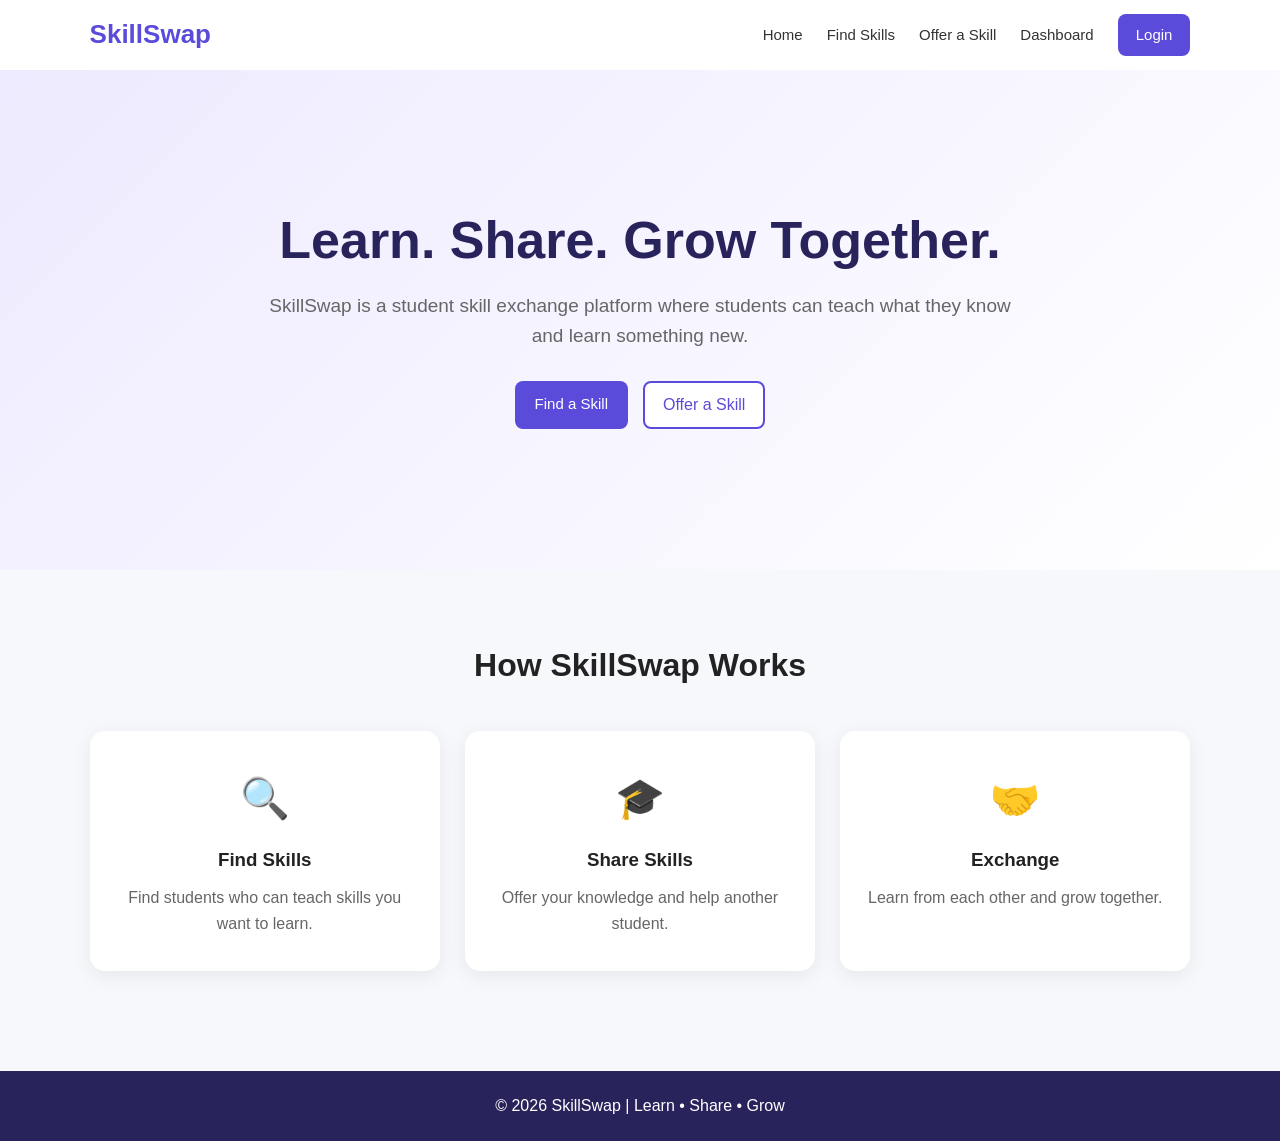
<file: index.html>
<!DOCTYPE html>
<html lang="en">

<head>

    <meta charset="UTF-8">

    <meta
        name="viewport"
        content="width=device-width, initial-scale=1.0"
    >

    <title>SkillSwap</title>

    <link
        rel="stylesheet"
        href="style.css"
    >

</head>


<body>


    <!-- NAVBAR -->

    <nav class="navbar">

        <div class="logo">
            SkillSwap
        </div>


        <div class="nav-links">

            <a href="index.html">
                Home
            </a>

            <a href="skills.html">
                Find Skills
            </a>

            <a href="offer.html">
                Offer a Skill
            </a>

            <a href="dashboard.html">
                Dashboard
            </a>

            <a
                href="login.html"
                class="login-btn"
            >
                Login
            </a>

        </div>

    </nav>



    <!-- HERO -->

    <section class="hero">

        <div class="hero-content">

            <h1>
                Learn. Share. Grow Together.
            </h1>

            <p>
                SkillSwap is a student skill exchange
                platform where students can teach
                what they know and learn something new.
            </p>


            <div class="hero-buttons">

                <a
                    href="skills.html"
                    class="primary-btn"
                >
                    Find a Skill
                </a>


                <a
                    href="offer.html"
                    class="secondary-btn"
                >
                    Offer a Skill
                </a>

            </div>

        </div>

    </section>



    <!-- FEATURES -->

    <section class="features">

        <h2>
            How SkillSwap Works
        </h2>


        <div class="feature-container">


            <div class="feature-card">

                <div class="feature-icon">
                    🔍
                </div>

                <h3>
                    Find Skills
                </h3>

                <p>
                    Find students who can teach
                    skills you want to learn.
                </p>

            </div>



            <div class="feature-card">

                <div class="feature-icon">
                    🎓
                </div>

                <h3>
                    Share Skills
                </h3>

                <p>
                    Offer your knowledge and
                    help another student.
                </p>

            </div>



            <div class="feature-card">

                <div class="feature-icon">
                    🤝
                </div>

                <h3>
                    Exchange
                </h3>

                <p>
                    Learn from each other and
                    grow together.
                </p>

            </div>


        </div>

    </section>



    <!-- FOOTER -->

    <footer>

        <p>
            © 2026 SkillSwap | Learn • Share • Grow
        </p>

    </footer>


    <script src="script.js"></script>

</body>

</html>
</file>
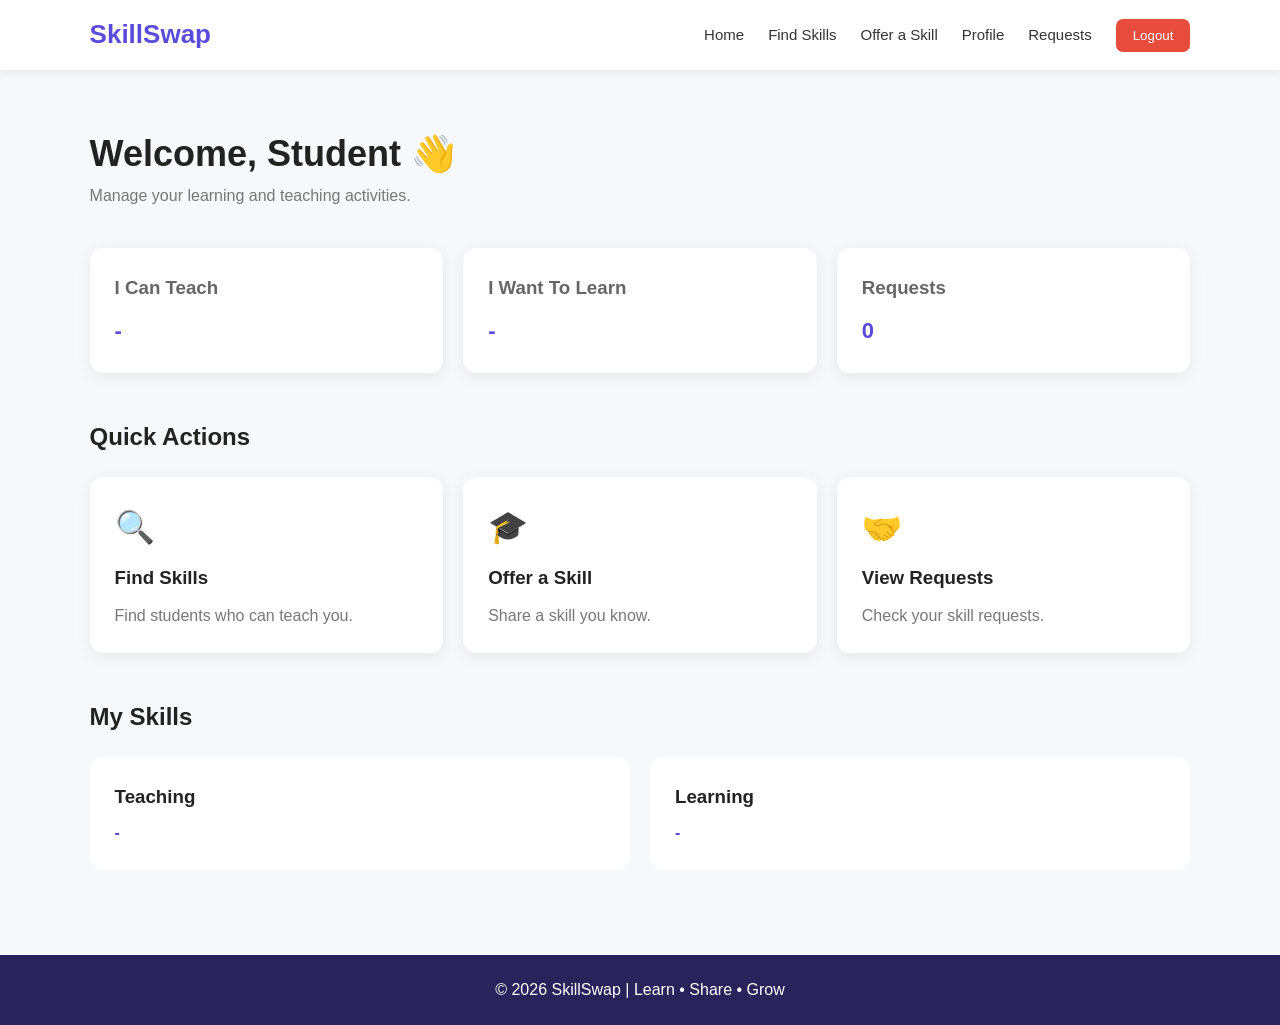
<file: dashboard.html>
<!DOCTYPE html>
<html lang="en">

<head>

    <meta charset="UTF-8">

    <meta
        name="viewport"
        content="width=device-width, initial-scale=1.0"
    >

    <title>Dashboard - SkillSwap</title>

    <link
        rel="stylesheet"
        href="style.css"
    >

</head>


<body>


    <nav class="navbar">

        <div class="logo">
            SkillSwap
        </div>


        <div class="nav-links">

            <a href="index.html">
                Home
            </a>

            <a href="skills.html">
                Find Skills
            </a>

            <a href="offer.html">
                Offer a Skill
            </a>

            <a href="profile.html">
                Profile
            </a>

            <a href="requests.html">
                Requests
            </a>

            <button
                onclick="logout()"
                class="logout-btn"
            >
                Logout
            </button>

        </div>

    </nav>



    <section class="dashboard">

        <h1>
            Welcome,
            <span id="dashboardName">
                Student
            </span>
            👋
        </h1>


        <p>
            Manage your learning and teaching activities.
        </p>



        <!-- SUMMARY -->

        <div class="dashboard-summary">


            <div class="summary-card">

                <h3>
                    I Can Teach
                </h3>

                <p id="dashboardTeachSkill">
                    -
                </p>

            </div>



            <div class="summary-card">

                <h3>
                    I Want To Learn
                </h3>

                <p id="dashboardLearnSkill">
                    -
                </p>

            </div>



            <div class="summary-card">

                <h3>
                    Requests
                </h3>

                <p id="dashboardRequests">
                    0
                </p>

            </div>


        </div>



        <!-- QUICK ACTIONS -->

        <h2 class="section-title">
            Quick Actions
        </h2>


        <div class="quick-actions">


            <a
                href="skills.html"
                class="action-card"
            >

                <span>
                    🔍
                </span>

                <h3>
                    Find Skills
                </h3>

                <p>
                    Find students who can teach you.
                </p>

            </a>



            <a
                href="offer.html"
                class="action-card"
            >

                <span>
                    🎓
                </span>

                <h3>
                    Offer a Skill
                </h3>

                <p>
                    Share a skill you know.
                </p>

            </a>



            <a
                href="requests.html"
                class="action-card"
            >

                <span>
                    🤝
                </span>

                <h3>
                    View Requests
                </h3>

                <p>
                    Check your skill requests.
                </p>

            </a>


        </div>



        <!-- MY SKILLS -->

        <h2 class="section-title">
            My Skills
        </h2>


        <div class="my-skills">


            <div class="skill-info">

                <h3>
                    Teaching
                </h3>

                <p id="myTeachSkill">
                    -
                </p>

            </div>



            <div class="skill-info">

                <h3>
                    Learning
                </h3>

                <p id="myLearnSkill">
                    -
                </p>

            </div>


        </div>

    </section>



    <footer>

        <p>
            © 2026 SkillSwap | Learn • Share • Grow
        </p>

    </footer>


    <script src="script.js"></script>

</body>

</html>
</file>
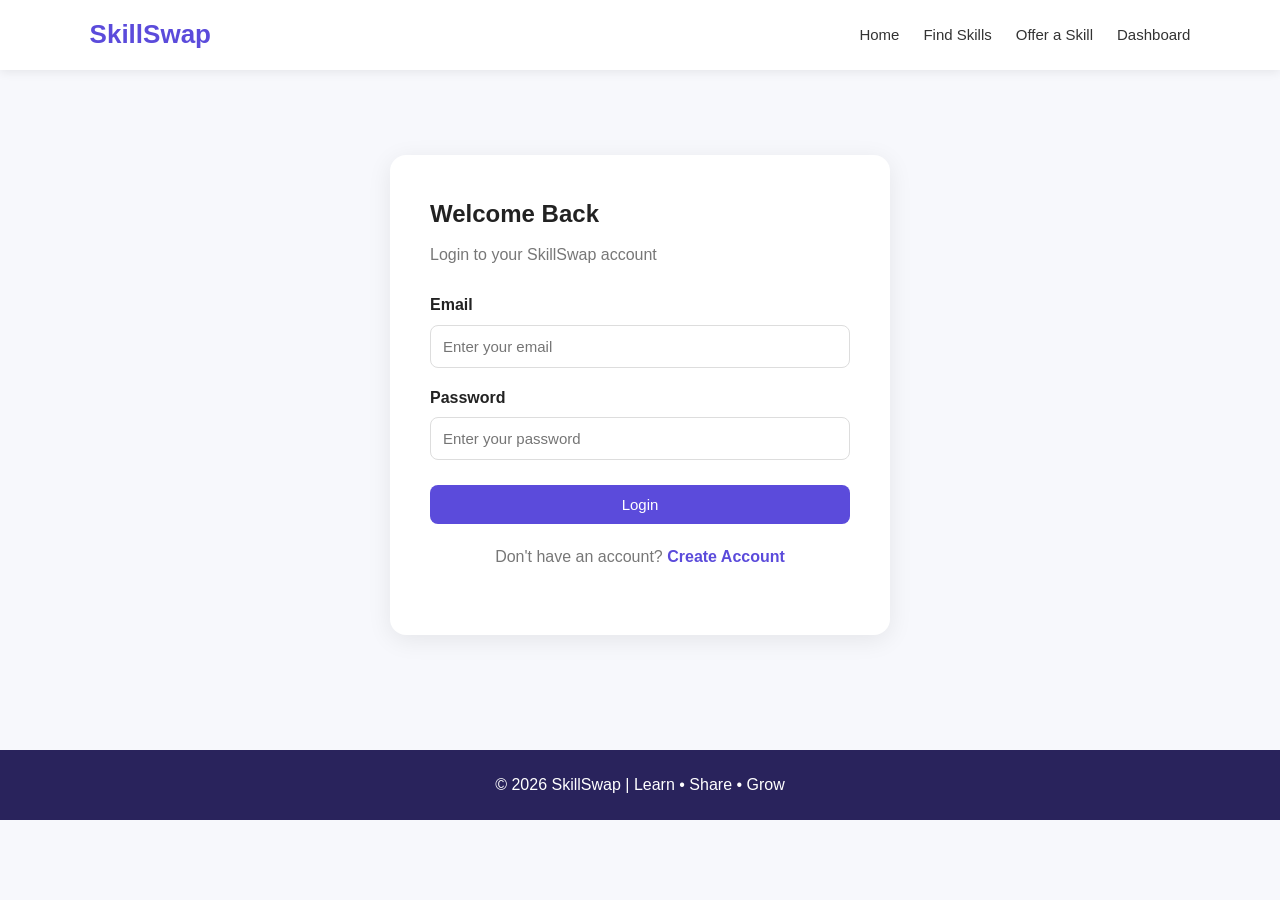
<file: login.html>
<!DOCTYPE html>
<html lang="en">

<head>

    <meta charset="UTF-8">

    <meta
        name="viewport"
        content="width=device-width, initial-scale=1.0"
    >

    <title>Login - SkillSwap</title>

    <link
        rel="stylesheet"
        href="style.css"
    >

</head>


<body>


    <nav class="navbar">

        <div class="logo">
            SkillSwap
        </div>


        <div class="nav-links">

            <a href="index.html">
                Home
            </a>

            <a href="skills.html">
                Find Skills
            </a>

            <a href="offer.html">
                Offer a Skill
            </a>

            <a href="dashboard.html">
                Dashboard
            </a>

        </div>

    </nav>



    <section class="form-section">

        <div class="form-card">

            <h1>
                Welcome Back
            </h1>

            <p>
                Login to your SkillSwap account
            </p>


            <form id="loginForm">


                <label for="email">
                    Email
                </label>

                <input
                    type="email"
                    id="email"
                    placeholder="Enter your email"
                    required
                >


                <label for="password">
                    Password
                </label>

                <input
                    type="password"
                    id="password"
                    placeholder="Enter your password"
                    required
                >


                <button
                    type="submit"
                    class="primary-btn"
                >
                    Login
                </button>


            </form>


            <p class="form-link">

                Don't have an account?

                <a href="signup.html">
                    Create Account
                </a>

            </p>

        </div>

    </section>



    <footer>

        <p>
            © 2026 SkillSwap | Learn • Share • Grow
        </p>

    </footer>


    <script src="script.js"></script>

</body>

</html>
</file>
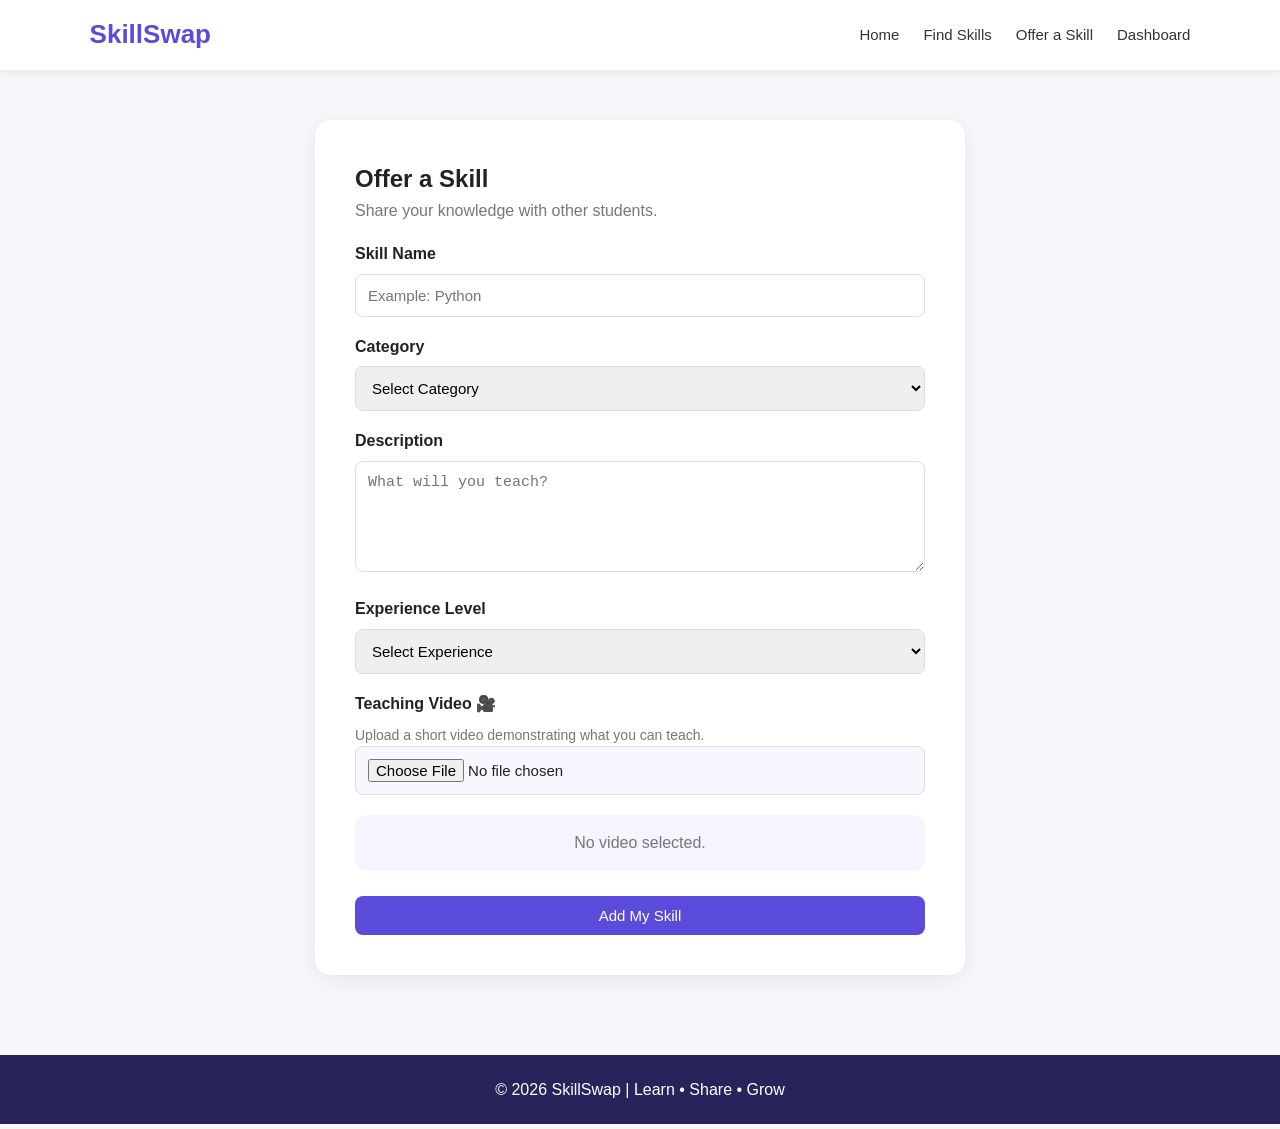
<file: offer.html>
<!DOCTYPE html>
<html lang="en">

<head>

    <meta charset="UTF-8">

    <meta
        name="viewport"
        content="width=device-width, initial-scale=1.0"
    >

    <title>Offer a Skill - SkillSwap</title>

    <link
        rel="stylesheet"
        href="style.css"
    >

</head>


<body>


    <nav class="navbar">

        <div class="logo">
            SkillSwap
        </div>


        <div class="nav-links">

            <a href="index.html">
                Home
            </a>

            <a href="skills.html">
                Find Skills
            </a>

            <a href="offer.html">
                Offer a Skill
            </a>

            <a href="dashboard.html">
                Dashboard
            </a>

        </div>

    </nav>



    <section class="offer-section">

        <div class="offer-card">

            <h1>
                Offer a Skill
            </h1>

            <p class="offer-subtitle">
                Share your knowledge with other students.
            </p>


            <form id="offerForm">


                <label for="offeredSkill">
                    Skill Name
                </label>

                <input
                    type="text"
                    id="offeredSkill"
                    placeholder="Example: Python"
                    required
                >


                <label for="skillCategory">
                    Category
                </label>

                <select
                    id="skillCategory"
                    required
                >

                    <option value="">
                        Select Category
                    </option>

                    <option value="Programming">
                        Programming
                    </option>

                    <option value="Web Development">
                        Web Development
                    </option>

                    <option value="Design">
                        Design
                    </option>

                    <option value="Photography">
                        Photography
                    </option>

                    <option value="Communication">
                        Communication
                    </option>

                    <option value="Other">
                        Other
                    </option>

                </select>


                <label for="skillDescription">
                    Description
                </label>

                <textarea
                    id="skillDescription"
                    rows="5"
                    placeholder="What will you teach?"
                    required
                ></textarea>


                <label for="experienceLevel">
                    Experience Level
                </label>

                <select
                    id="experienceLevel"
                    required
                >

                    <option value="">
                        Select Experience
                    </option>

                    <option value="Beginner">
                        Beginner
                    </option>

                    <option value="Intermediate">
                        Intermediate
                    </option>

                    <option value="Advanced">
                        Advanced
                    </option>

                </select>


                <!-- VIDEO -->

                <label for="teachingVideo">
                    Teaching Video 🎥
                </label>

                <p class="upload-info">
                    Upload a short video demonstrating
                    what you can teach.
                </p>


                <input
                    type="file"
                    id="teachingVideo"
                    accept="video/*"
                >


                <div
                    id="videoPreview"
                    class="video-preview"
                >

                    <p>
                        No video selected.
                    </p>

                </div>


                <button
                    type="submit"
                    class="primary-btn"
                >
                    Add My Skill
                </button>


            </form>

        </div>

    </section>



    <footer>

        <p>
            © 2026 SkillSwap | Learn • Share • Grow
        </p>

    </footer>


    <script src="script.js"></script>

</body>

</html>
</file>
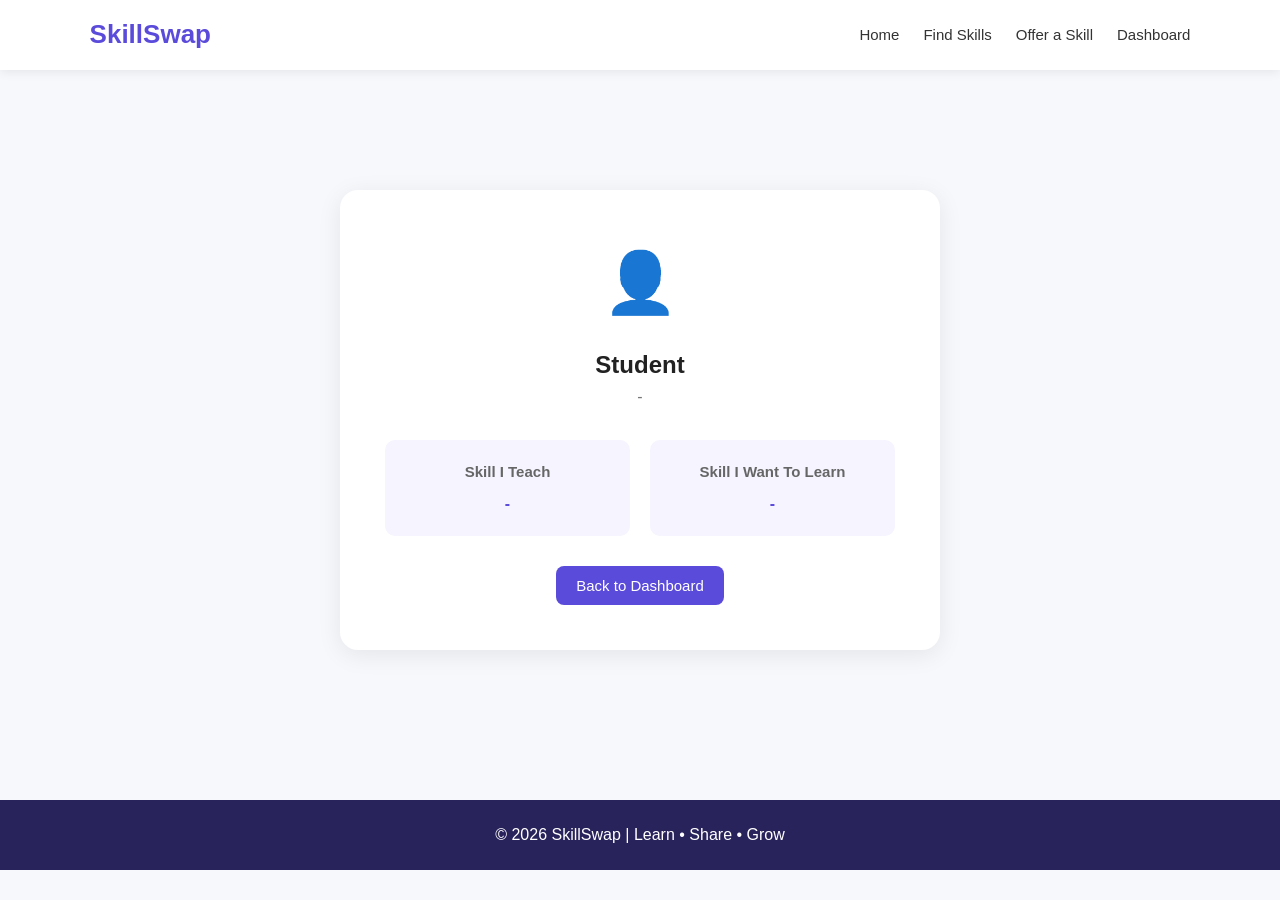
<file: profile.html>
<!DOCTYPE html>
<html lang="en">

<head>

    <meta charset="UTF-8">

    <meta
        name="viewport"
        content="width=device-width, initial-scale=1.0"
    >

    <title>Profile - SkillSwap</title>

    <link
        rel="stylesheet"
        href="style.css"
    >

</head>


<body>


    <nav class="navbar">

        <div class="logo">
            SkillSwap
        </div>


        <div class="nav-links">

            <a href="index.html">
                Home
            </a>

            <a href="skills.html">
                Find Skills
            </a>

            <a href="offer.html">
                Offer a Skill
            </a>

            <a href="dashboard.html">
                Dashboard
            </a>

        </div>

    </nav>



    <section class="profile-section">

        <div class="profile-card">

            <div class="profile-avatar">
                👤
            </div>


            <h1 id="profileName">
                Student
            </h1>


            <p id="profileEmail">
                -
            </p>


            <div class="profile-details">


                <div>

                    <h3>
                        Skill I Teach
                    </h3>

                    <p id="teachSkillDisplay">
                        -
                    </p>

                </div>



                <div>

                    <h3>
                        Skill I Want To Learn
                    </h3>

                    <p id="learnSkillDisplay">
                        -
                    </p>

                </div>


            </div>


            <button
                onclick="goToDashboard()"
                class="primary-btn"
            >
                Back to Dashboard
            </button>

        </div>

    </section>



    <footer>

        <p>
            © 2026 SkillSwap | Learn • Share • Grow
        </p>

    </footer>


    <script src="script.js"></script>

</body>

</html>
</file>
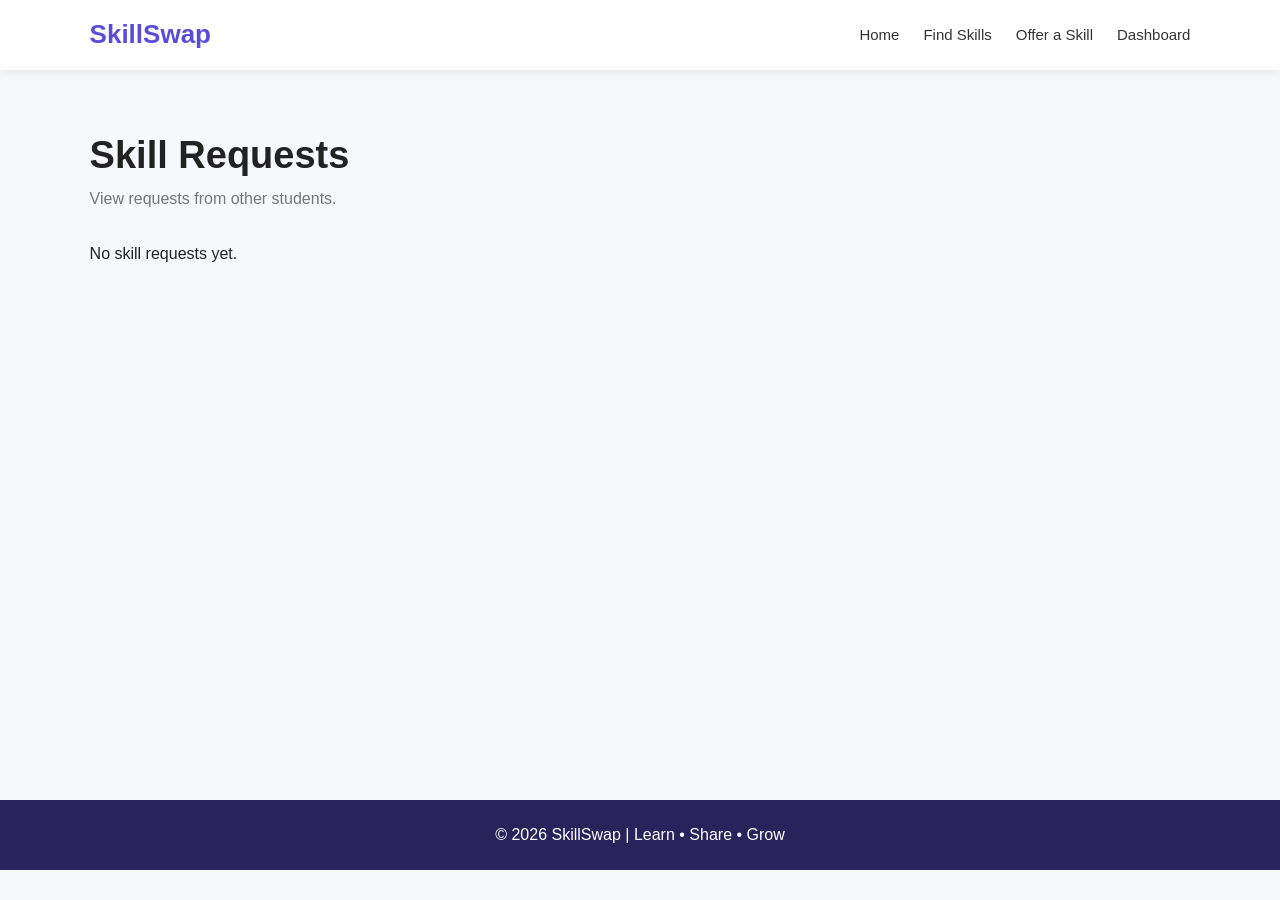
<file: requests.html>
<!DOCTYPE html>
<html lang="en">

<head>

    <meta charset="UTF-8">

    <meta
        name="viewport"
        content="width=device-width, initial-scale=1.0"
    >

    <title>Requests - SkillSwap</title>

    <link
        rel="stylesheet"
        href="style.css"
    >

</head>


<body>


    <nav class="navbar">

        <div class="logo">
            SkillSwap
        </div>


        <div class="nav-links">

            <a href="index.html">
                Home
            </a>

            <a href="skills.html">
                Find Skills
            </a>

            <a href="offer.html">
                Offer a Skill
            </a>

            <a href="dashboard.html">
                Dashboard
            </a>

        </div>

    </nav>



    <section class="requests-section">

        <h1>
            Skill Requests
        </h1>

        <p>
            View requests from other students.
        </p>


        <div
            id="requestsContainer"
            class="requests-container"
        ></div>

    </section>



    <footer>

        <p>
            © 2026 SkillSwap | Learn • Share • Grow
        </p>

    </footer>


    <script src="script.js"></script>

</body>

</html>
</file>
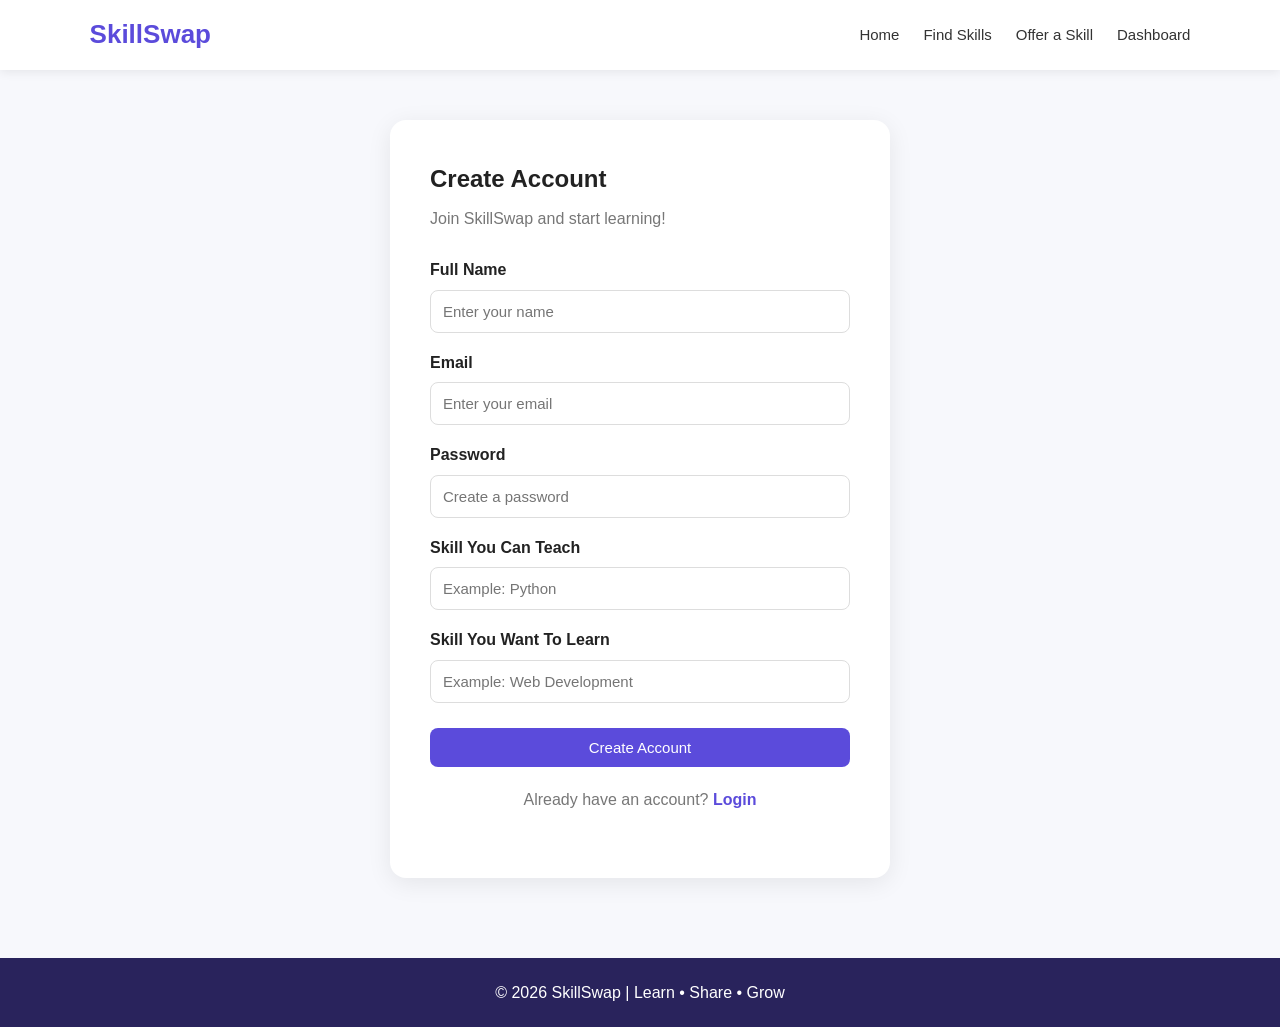
<file: signup.html>
<!DOCTYPE html>
<html lang="en">

<head>

    <meta charset="UTF-8">

    <meta
        name="viewport"
        content="width=device-width, initial-scale=1.0"
    >

    <title>Sign Up - SkillSwap</title>

    <link
        rel="stylesheet"
        href="style.css"
    >

</head>


<body>


    <!-- NAVBAR -->

    <nav class="navbar">

        <div class="logo">
            SkillSwap
        </div>


        <div class="nav-links">

            <a href="index.html">
                Home
            </a>

            <a href="skills.html">
                Find Skills
            </a>

            <a href="offer.html">
                Offer a Skill
            </a>

            <a href="dashboard.html">
                Dashboard
            </a>

        </div>

    </nav>



    <!-- SIGNUP -->

    <section class="form-section">

        <div class="form-card">

            <h1>
                Create Account
            </h1>

            <p>
                Join SkillSwap and start learning!
            </p>


            <form id="signupForm">


                <label for="name">
                    Full Name
                </label>

                <input
                    type="text"
                    id="name"
                    placeholder="Enter your name"
                    required
                >


                <label for="signupEmail">
                    Email
                </label>

                <input
                    type="email"
                    id="signupEmail"
                    placeholder="Enter your email"
                    required
                >


                <label for="signupPassword">
                    Password
                </label>

                <input
                    type="password"
                    id="signupPassword"
                    placeholder="Create a password"
                    required
                >


                <label for="teachSkill">
                    Skill You Can Teach
                </label>

                <input
                    type="text"
                    id="teachSkill"
                    placeholder="Example: Python"
                    required
                >


                <label for="learnSkill">
                    Skill You Want To Learn
                </label>

                <input
                    type="text"
                    id="learnSkill"
                    placeholder="Example: Web Development"
                    required
                >


                <button
                    type="submit"
                    class="primary-btn"
                >
                    Create Account
                </button>


            </form>


            <p class="form-link">

                Already have an account?

                <a href="login.html">
                    Login
                </a>

            </p>

        </div>

    </section>



    <footer>

        <p>
            © 2026 SkillSwap | Learn • Share • Grow
        </p>

    </footer>


    <script src="script.js"></script>

</body>

</html>
</file>
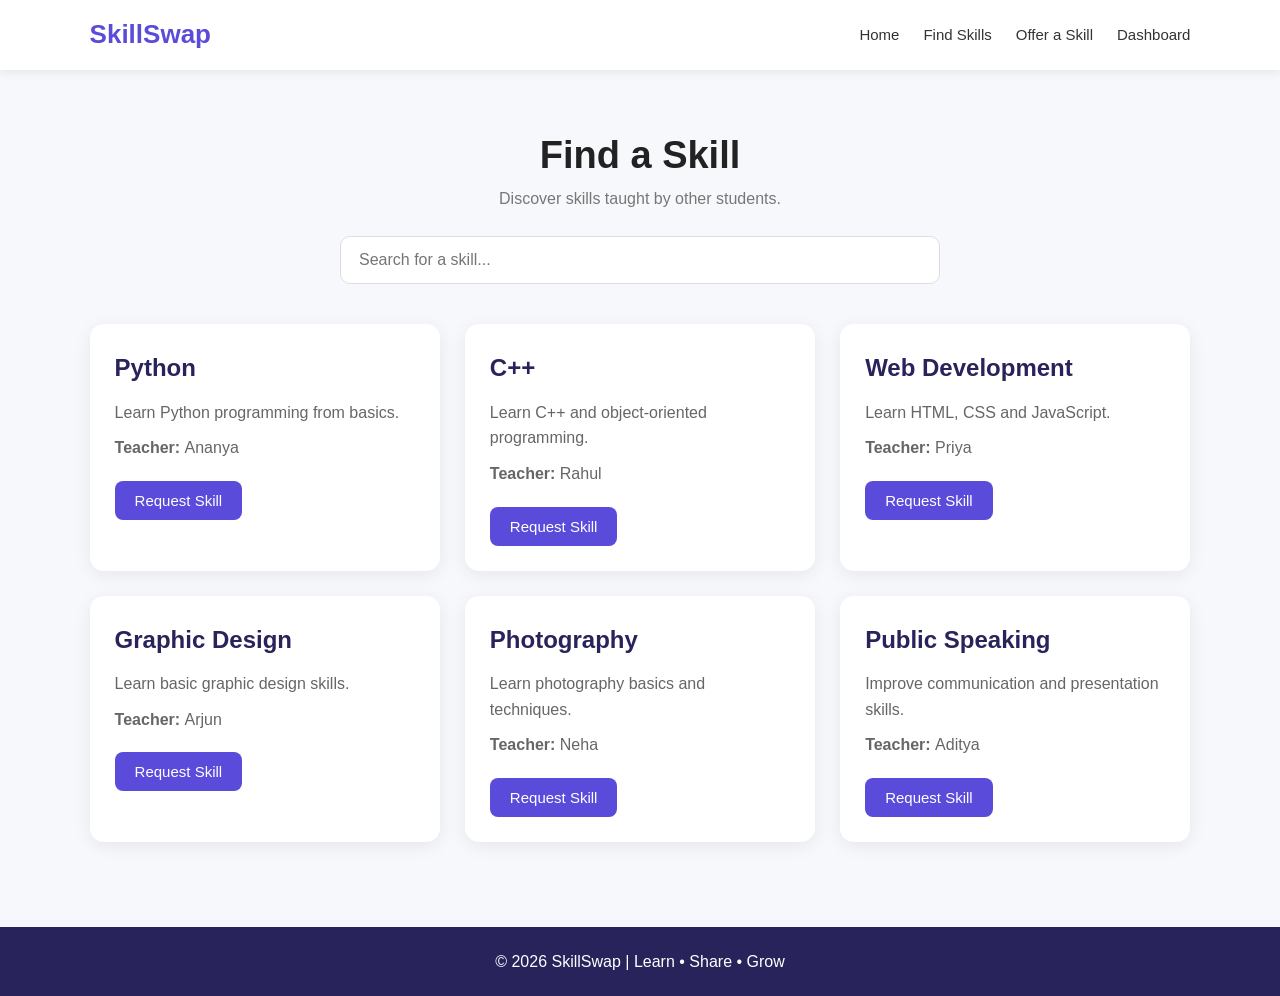
<file: skills.html>
<!DOCTYPE html>
<html lang="en">

<head>

    <meta charset="UTF-8">

    <meta
        name="viewport"
        content="width=device-width, initial-scale=1.0"
    >

    <title>Find Skills - SkillSwap</title>

    <link
        rel="stylesheet"
        href="style.css"
    >

</head>


<body>


    <nav class="navbar">

        <div class="logo">
            SkillSwap
        </div>


        <div class="nav-links">

            <a href="index.html">
                Home
            </a>

            <a href="skills.html">
                Find Skills
            </a>

            <a href="offer.html">
                Offer a Skill
            </a>

            <a href="dashboard.html">
                Dashboard
            </a>

        </div>

    </nav>



    <section class="skills-section">

        <h1>
            Find a Skill
        </h1>

        <p>
            Discover skills taught by other students.
        </p>


        <input
            type="text"
            id="skillSearch"
            class="skill-search"
            placeholder="Search for a skill..."
            onkeyup="searchSkills()"
        >


        <div
            class="skills-container"
            id="skillsContainer"
        >


            <!-- PYTHON -->

            <div
                class="skill-card"
                data-skill="Python"
            >

                <h2>
                    Python
                </h2>

                <p>
                    Learn Python programming from basics.
                </p>

                <p>
                    <strong>
                        Teacher:
                    </strong>
                    Ananya
                </p>

                <button
                    class="primary-btn"
                    onclick="requestSkill('Python','Ananya')"
                >
                    Request Skill
                </button>

            </div>



            <!-- C++ -->

            <div
                class="skill-card"
                data-skill="C++"
            >

                <h2>
                    C++
                </h2>

                <p>
                    Learn C++ and object-oriented programming.
                </p>

                <p>
                    <strong>
                        Teacher:
                    </strong>
                    Rahul
                </p>

                <button
                    class="primary-btn"
                    onclick="requestSkill('C++','Rahul')"
                >
                    Request Skill
                </button>

            </div>



            <!-- WEB DEVELOPMENT -->

            <div
                class="skill-card"
                data-skill="Web Development"
            >

                <h2>
                    Web Development
                </h2>

                <p>
                    Learn HTML, CSS and JavaScript.
                </p>

                <p>
                    <strong>
                        Teacher:
                    </strong>
                    Priya
                </p>

                <button
                    class="primary-btn"
                    onclick="requestSkill('Web Development','Priya')"
                >
                    Request Skill
                </button>

            </div>



            <!-- DESIGN -->

            <div
                class="skill-card"
                data-skill="Graphic Design"
            >

                <h2>
                    Graphic Design
                </h2>

                <p>
                    Learn basic graphic design skills.
                </p>

                <p>
                    <strong>
                        Teacher:
                    </strong>
                    Arjun
                </p>

                <button
                    class="primary-btn"
                    onclick="requestSkill('Graphic Design','Arjun')"
                >
                    Request Skill
                </button>

            </div>



            <!-- PHOTOGRAPHY -->

            <div
                class="skill-card"
                data-skill="Photography"
            >

                <h2>
                    Photography
                </h2>

                <p>
                    Learn photography basics and techniques.
                </p>

                <p>
                    <strong>
                        Teacher:
                    </strong>
                    Neha
                </p>

                <button
                    class="primary-btn"
                    onclick="requestSkill('Photography','Neha')"
                >
                    Request Skill
                </button>

            </div>



            <!-- PUBLIC SPEAKING -->

            <div
                class="skill-card"
                data-skill="Public Speaking"
            >

                <h2>
                    Public Speaking
                </h2>

                <p>
                    Improve communication and presentation skills.
                </p>

                <p>
                    <strong>
                        Teacher:
                    </strong>
                    Aditya
                </p>

                <button
                    class="primary-btn"
                    onclick="requestSkill('Public Speaking','Aditya')"
                >
                    Request Skill
                </button>

            </div>


        </div>

    </section>



    <footer>

        <p>
            © 2026 SkillSwap | Learn • Share • Grow
        </p>

    </footer>


    <script src="script.js"></script>

</body>

</html>
</file>
<file: style.css>
/* =====================================================
   RESET
===================================================== */

* {
    margin: 0;
    padding: 0;
    box-sizing: border-box;
}


body {
    font-family: Arial, Helvetica, sans-serif;
    background: #f7f8fc;
    color: #222;
    line-height: 1.6;
}


a {
    text-decoration: none;
    color: inherit;
}


/* =====================================================
   NAVBAR
===================================================== */

.navbar {
    background: white;
    min-height: 70px;
    padding: 0 7%;
    display: flex;
    align-items: center;
    justify-content: space-between;
    box-shadow: 0 2px 10px rgba(0,0,0,0.08);
}


.logo {
    font-size: 26px;
    font-weight: bold;
    color: #5b4bdb;
}


.nav-links {
    display: flex;
    align-items: center;
    gap: 24px;
}


.nav-links a {
    color: #333;
    font-size: 15px;
    transition: 0.3s;
}


.nav-links a:hover {
    color: #5b4bdb;
}


.login-btn {
    background: #5b4bdb;
    color: white !important;
    padding: 9px 18px;
    border-radius: 8px;
}


/* =====================================================
   BUTTONS
===================================================== */

.primary-btn {
    display: inline-block;
    border: none;
    background: #5b4bdb;
    color: white;
    padding: 11px 20px;
    border-radius: 8px;
    cursor: pointer;
    font-size: 15px;
    transition: 0.3s;
}


.primary-btn:hover {
    background: #4637bd;
}


.secondary-btn {
    display: inline-block;
    background: white;
    color: #5b4bdb;
    border: 2px solid #5b4bdb;
    padding: 9px 18px;
    border-radius: 8px;
    cursor: pointer;
}


.secondary-btn:hover {
    background: #5b4bdb;
    color: white;
}


.logout-btn {
    border: none;
    background: #e74c3c;
    color: white;
    padding: 9px 17px;
    border-radius: 7px;
    cursor: pointer;
}


/* =====================================================
   HERO
===================================================== */

.hero {
    min-height: 500px;
    display: flex;
    justify-content: center;
    align-items: center;
    text-align: center;
    padding: 60px 20px;
    background: linear-gradient(
        135deg,
        #eeeaff,
        #ffffff
    );
}


.hero-content {
    max-width: 750px;
}


.hero h1 {
    font-size: 52px;
    line-height: 1.15;
    margin-bottom: 20px;
    color: #29235c;
}


.hero p {
    font-size: 19px;
    color: #666;
    margin-bottom: 30px;
}


.hero-buttons {
    display: flex;
    justify-content: center;
    gap: 15px;
}


/* =====================================================
   FEATURES
===================================================== */

.features {
    padding: 70px 7%;
    text-align: center;
}


.features h2 {
    font-size: 32px;
    margin-bottom: 40px;
}


.feature-container {
    display: grid;
    grid-template-columns: repeat(3, 1fr);
    gap: 25px;
}


.feature-card {
    background: white;
    padding: 35px 25px;
    border-radius: 15px;
    box-shadow: 0 5px 20px rgba(0,0,0,0.07);
}


.feature-icon {
    font-size: 40px;
    margin-bottom: 15px;
}


.feature-card h3 {
    margin-bottom: 10px;
}


.feature-card p {
    color: #666;
}


/* =====================================================
   FORMS
===================================================== */

.form-section {
    min-height: 650px;
    display: flex;
    justify-content: center;
    align-items: center;
    padding: 50px 20px;
}


.form-card {
    background: white;
    width: 100%;
    max-width: 500px;
    padding: 40px;
    border-radius: 16px;
    box-shadow: 0 5px 25px rgba(0,0,0,0.08);
}


.form-card h1 {
    margin-bottom: 8px;
}


.form-card > p {
    color: #777;
    margin-bottom: 25px;
}


.form-card label,
.offer-card label {
    display: block;
    margin-top: 17px;
    margin-bottom: 7px;
    font-weight: bold;
}


.form-card input,
.offer-card input,
.offer-card select,
.offer-card textarea {
    width: 100%;
    padding: 12px;
    border: 1px solid #ddd;
    border-radius: 8px;
    font-size: 15px;
    outline: none;
}


.form-card input:focus,
.offer-card input:focus,
.offer-card select:focus,
.offer-card textarea:focus {
    border-color: #5b4bdb;
}


.form-card button,
.offer-card button {
    width: 100%;
    margin-top: 25px;
}


.form-link {
    text-align: center;
    margin-top: 20px !important;
}


.form-link a {
    color: #5b4bdb;
    font-weight: bold;
}


/* =====================================================
   DASHBOARD
===================================================== */

.dashboard {
    padding: 55px 7%;
    min-height: 700px;
}


.dashboard > h1 {
    font-size: 36px;
}


.dashboard > p {
    color: #777;
    margin-bottom: 40px;
}


.dashboard-summary {
    display: grid;
    grid-template-columns: repeat(3, 1fr);
    gap: 20px;
}


.summary-card {
    background: white;
    padding: 25px;
    border-radius: 13px;
    box-shadow: 0 4px 15px rgba(0,0,0,0.07);
}


.summary-card h3 {
    color: #666;
}


.summary-card p {
    font-size: 22px;
    font-weight: bold;
    color: #5b4bdb;
    margin-top: 10px;
}


.section-title {
    margin-top: 45px;
    margin-bottom: 20px;
}


.quick-actions {
    display: grid;
    grid-template-columns: repeat(3, 1fr);
    gap: 20px;
}


.action-card {
    background: white;
    padding: 25px;
    border-radius: 13px;
    box-shadow: 0 4px 15px rgba(0,0,0,0.07);
}


.action-card span {
    font-size: 32px;
}


.action-card h3 {
    margin: 10px 0;
}


.action-card p {
    color: #777;
}


.my-skills {
    display: grid;
    grid-template-columns: repeat(2, 1fr);
    gap: 20px;
}


.skill-info {
    background: white;
    padding: 25px;
    border-radius: 13px;
}


.skill-info p {
    color: #5b4bdb;
    font-weight: bold;
    margin-top: 8px;
}


/* =====================================================
   PROFILE
===================================================== */

.profile-section {
    min-height: 700px;
    display: flex;
    justify-content: center;
    align-items: center;
    padding: 50px 20px;
}


.profile-card {
    background: white;
    width: 100%;
    max-width: 600px;
    padding: 45px;
    border-radius: 18px;
    text-align: center;
    box-shadow: 0 5px 25px rgba(0,0,0,0.08);
}


.profile-avatar {
    font-size: 60px;
    margin-bottom: 15px;
}


.profile-card > p {
    color: #777;
}


.profile-details {
    display: grid;
    grid-template-columns: 1fr 1fr;
    gap: 20px;
    margin: 30px 0;
}


.profile-details div {
    background: #f5f4ff;
    padding: 20px;
    border-radius: 10px;
}


.profile-details h3 {
    font-size: 15px;
    color: #666;
}


.profile-details p {
    color: #5b4bdb;
    font-weight: bold;
    margin-top: 7px;
}


/* =====================================================
   FIND SKILLS
===================================================== */

.skills-section {
    min-height: 700px;
    padding: 55px 7%;
    text-align: center;
}


.skills-section > h1 {
    font-size: 38px;
}


.skills-section > p {
    color: #777;
    margin-bottom: 25px;
}


.skill-search {
    width: 100%;
    max-width: 600px;
    padding: 14px 18px;
    border: 1px solid #ddd;
    border-radius: 10px;
    font-size: 16px;
    margin-bottom: 40px;
}


.skills-container {
    display: grid;
    grid-template-columns: repeat(3, 1fr);
    gap: 25px;
    text-align: left;
}


.skill-card {
    background: white;
    padding: 25px;
    border-radius: 14px;
    box-shadow: 0 4px 18px rgba(0,0,0,0.07);
}


.skill-card h2 {
    color: #29235c;
    margin-bottom: 12px;
}


.skill-card p {
    color: #666;
    margin-bottom: 10px;
}


.skill-card button {
    margin-top: 10px;
}


/* =====================================================
   OFFER SKILL
===================================================== */

.offer-section {
    min-height: 750px;
    display: flex;
    justify-content: center;
    padding: 50px 20px;
}


.offer-card {
    width: 100%;
    max-width: 650px;
    background: white;
    padding: 40px;
    border-radius: 16px;
    box-shadow: 0 5px 25px rgba(0,0,0,0.08);
}


.offer-subtitle {
    color: #777;
}


.offer-card textarea {
    resize: vertical;
}


/* =====================================================
   VIDEO
===================================================== */

.upload-info {
    color: #777;
    font-size: 14px;
    margin-top: 4px;
}


.offer-card input[type="file"] {
    background: #f7f7ff;
    cursor: pointer;
}


.video-preview {
    background: #f5f4ff;
    border-radius: 12px;
    padding: 15px;
    margin-top: 20px;
    text-align: center;
}


.video-preview p {
    color: #777;
}


.video-preview video {
    width: 100%;
    max-height: 320px;
    border-radius: 10px;
    background: black;
}


/* =====================================================
   REQUESTS
===================================================== */

.requests-section {
    min-height: 700px;
    padding: 55px 7%;
}


.requests-section > h1 {
    font-size: 38px;
}


.requests-section > p {
    color: #777;
    margin-bottom: 30px;
}


.requests-container {
    display: grid;
    grid-template-columns: repeat(2, 1fr);
    gap: 20px;
}


.request-card {
    background: white;
    padding: 25px;
    border-radius: 13px;
    box-shadow: 0 4px 18px rgba(0,0,0,0.07);
}


.request-card h3 {
    color: #29235c;
    margin-bottom: 12px;
}


.request-card p {
    color: #666;
    margin-bottom: 8px;
}


.request-card button {
    margin-right: 8px;
    margin-top: 12px;
}


/* =====================================================
   FOOTER
===================================================== */

footer {
    background: #29235c;
    color: white;
    text-align: center;
    padding: 22px;
    margin-top: 30px;
}


/* =====================================================
   RESPONSIVE
===================================================== */

@media (max-width: 900px) {

    .feature-container,
    .skills-container,
    .dashboard-summary,
    .quick-actions {
        grid-template-columns: repeat(2, 1fr);
    }

}


@media (max-width: 650px) {

    .navbar {
        flex-direction: column;
        padding: 20px;
        gap: 15px;
    }


    .nav-links {
        flex-wrap: wrap;
        justify-content: center;
        gap: 12px;
    }


    .hero h1 {
        font-size: 38px;
    }


    .hero-buttons {
        flex-direction: column;
    }


    .feature-container,
    .skills-container,
    .dashboard-summary,
    .quick-actions,
    .my-skills,
    .profile-details,
    .requests-container {
        grid-template-columns: 1fr;
    }


    .form-card,
    .offer-card,
    .profile-card {
        padding: 25px;
    }

}
</file>
